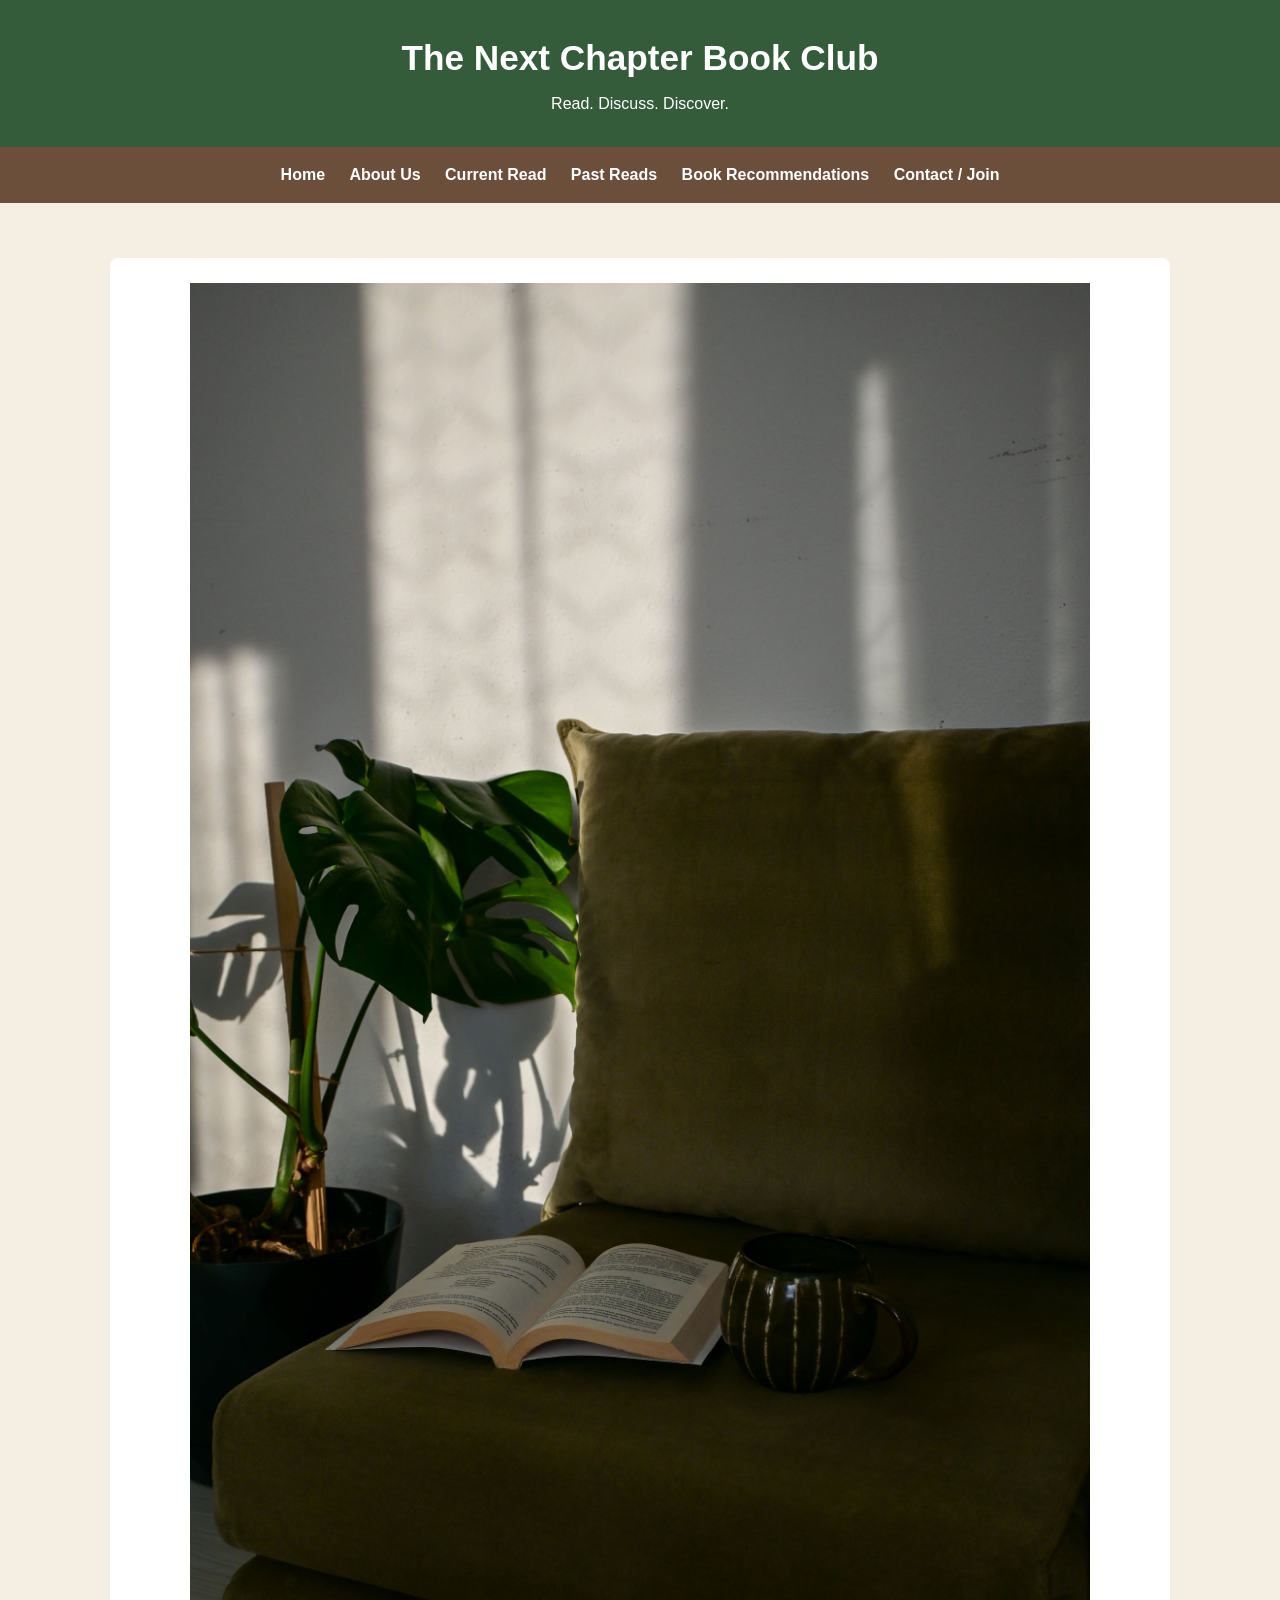
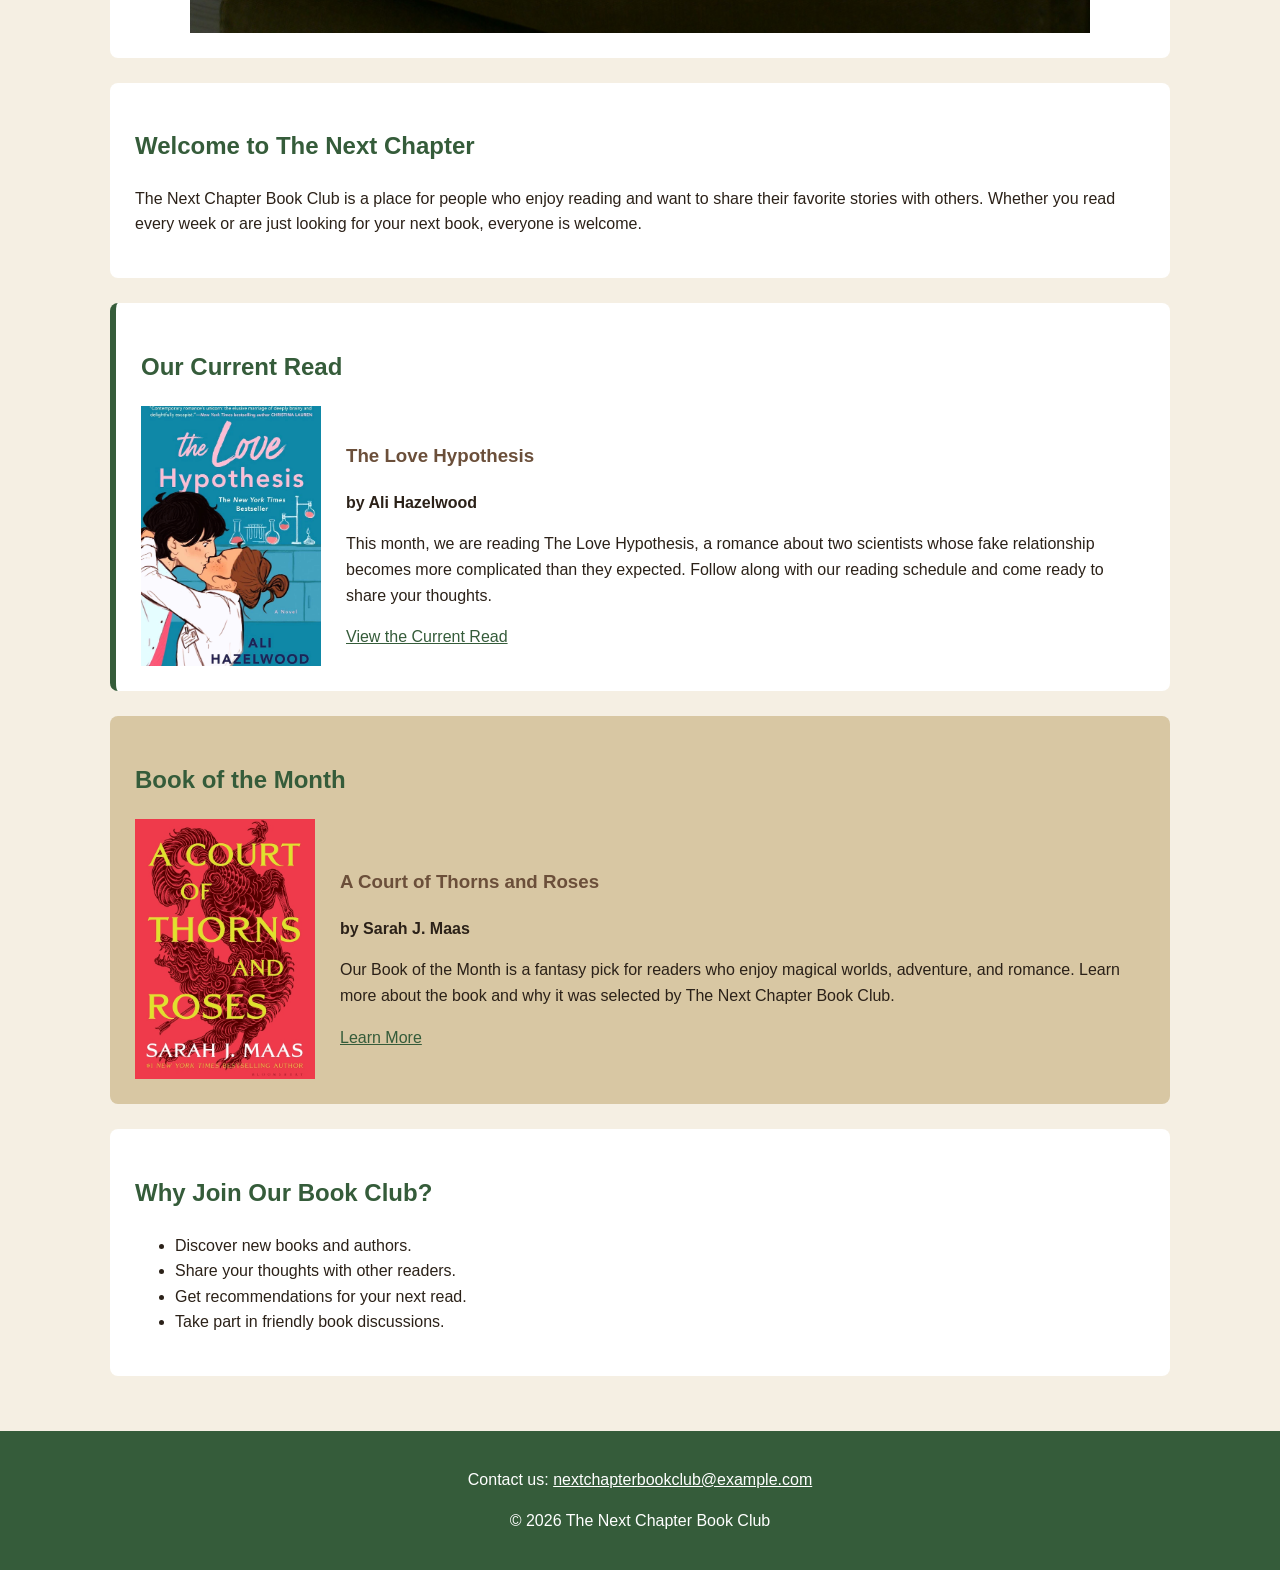
<file: index.html>
<!DOCTYPE html>
<html lang="en">
<head>
    <meta charset="UTF-8">
    <meta name="viewport" content="width=device-width, initial-scale=1.0">

<!-- Google Analytics -->
<script async src="https://www.googletagmanager.com/gtag/js?id=G-Q3VZECJLP8"></script>
<script>
    window.dataLayer = window.dataLayer || [];
    function gtag(){dataLayer.push(arguments);}
    gtag('js', new Date());

    gtag('config', 'G-Q3VZECJLP8');
</script>

    <meta name="description" content="The Next Chapter Book Club is a welcoming place for readers to discover books and share their love of reading.">
    <title>The Next Chapter Book Club</title>
    <link rel="stylesheet" href="style.css">
</head>

<body>

    <header>
        <h1>The Next Chapter Book Club</h1>
        <p>Read. Discuss. Discover.</p>
    </header>

    <nav>
        <a href="index.html">Home</a>
        <a href="about.html">About Us</a>
        <a href="current-read.html">Current Read</a>
        <a href="past-reads.html">Past Reads</a>
        <a href="recommendations.html">Book Recommendations</a>
        <a href="contact.html">Contact / Join</a>
    </nav>

    <main>

        <section class="hero">
            <img src="Images/reading.jpg" alt="Cozy reading area with an open book, coffee mug, and plant">
        </section>

        <section class="welcome">
            <h2>Welcome to The Next Chapter</h2>
            <p>
                The Next Chapter Book Club is a place for people who enjoy reading
                and want to share their favorite stories with others. Whether you
                read every week or are just looking for your next book, everyone
                is welcome.
            </p>
        </section>

        <section class="current-preview">
    <h2>Our Current Read</h2>

    <div class="book-section">
        <img src="Images/lovehypothesis.jpg" alt="Cover of The Love Hypothesis">

        <div>
            <h3>The Love Hypothesis</h3>
            <p><strong>by Ali Hazelwood</strong></p>
            <p>
                This month, we are reading The Love Hypothesis,
                a romance about two scientists whose fake relationship
                becomes more complicated than they expected. Follow
                along with our reading schedule and come ready to
                share your thoughts.
            </p>
            <a href="current-read.html">View the Current Read</a>
        </div>
    </div>
</section>

        <section class="book-month">
    <h2>Book of the Month</h2>

    <div class="book-section">
        <img src="Images/acotar.jpg" alt="Cover of A Court of Thorns and Roses">

        <div>
            <h3>A Court of Thorns and Roses</h3>
            <p><strong>by Sarah J. Maas</strong></p>
            <p>
                Our Book of the Month is a fantasy pick for readers
                who enjoy magical worlds, adventure, and romance.
                Learn more about the book and why it was selected
                by The Next Chapter Book Club.
            </p>
            <a href="past-reads.html">Learn More</a>
        </div>
    </div>
</section>

        <section class="why-join">
            <h2>Why Join Our Book Club?</h2>

            <ul>
                <li>Discover new books and authors.</li>
                <li>Share your thoughts with other readers.</li>
                <li>Get recommendations for your next read.</li>
                <li>Take part in friendly book discussions.</li>
            </ul>
        </section>

    </main>

    <footer>
        <p>
            Contact us:
            <a href="mailto:nextchapterbookclub@example.com">
                nextchapterbookclub@example.com
            </a>
        </p>

        <p>&copy; 2026 The Next Chapter Book Club</p>
    </footer>

</body>
</html>
</file>
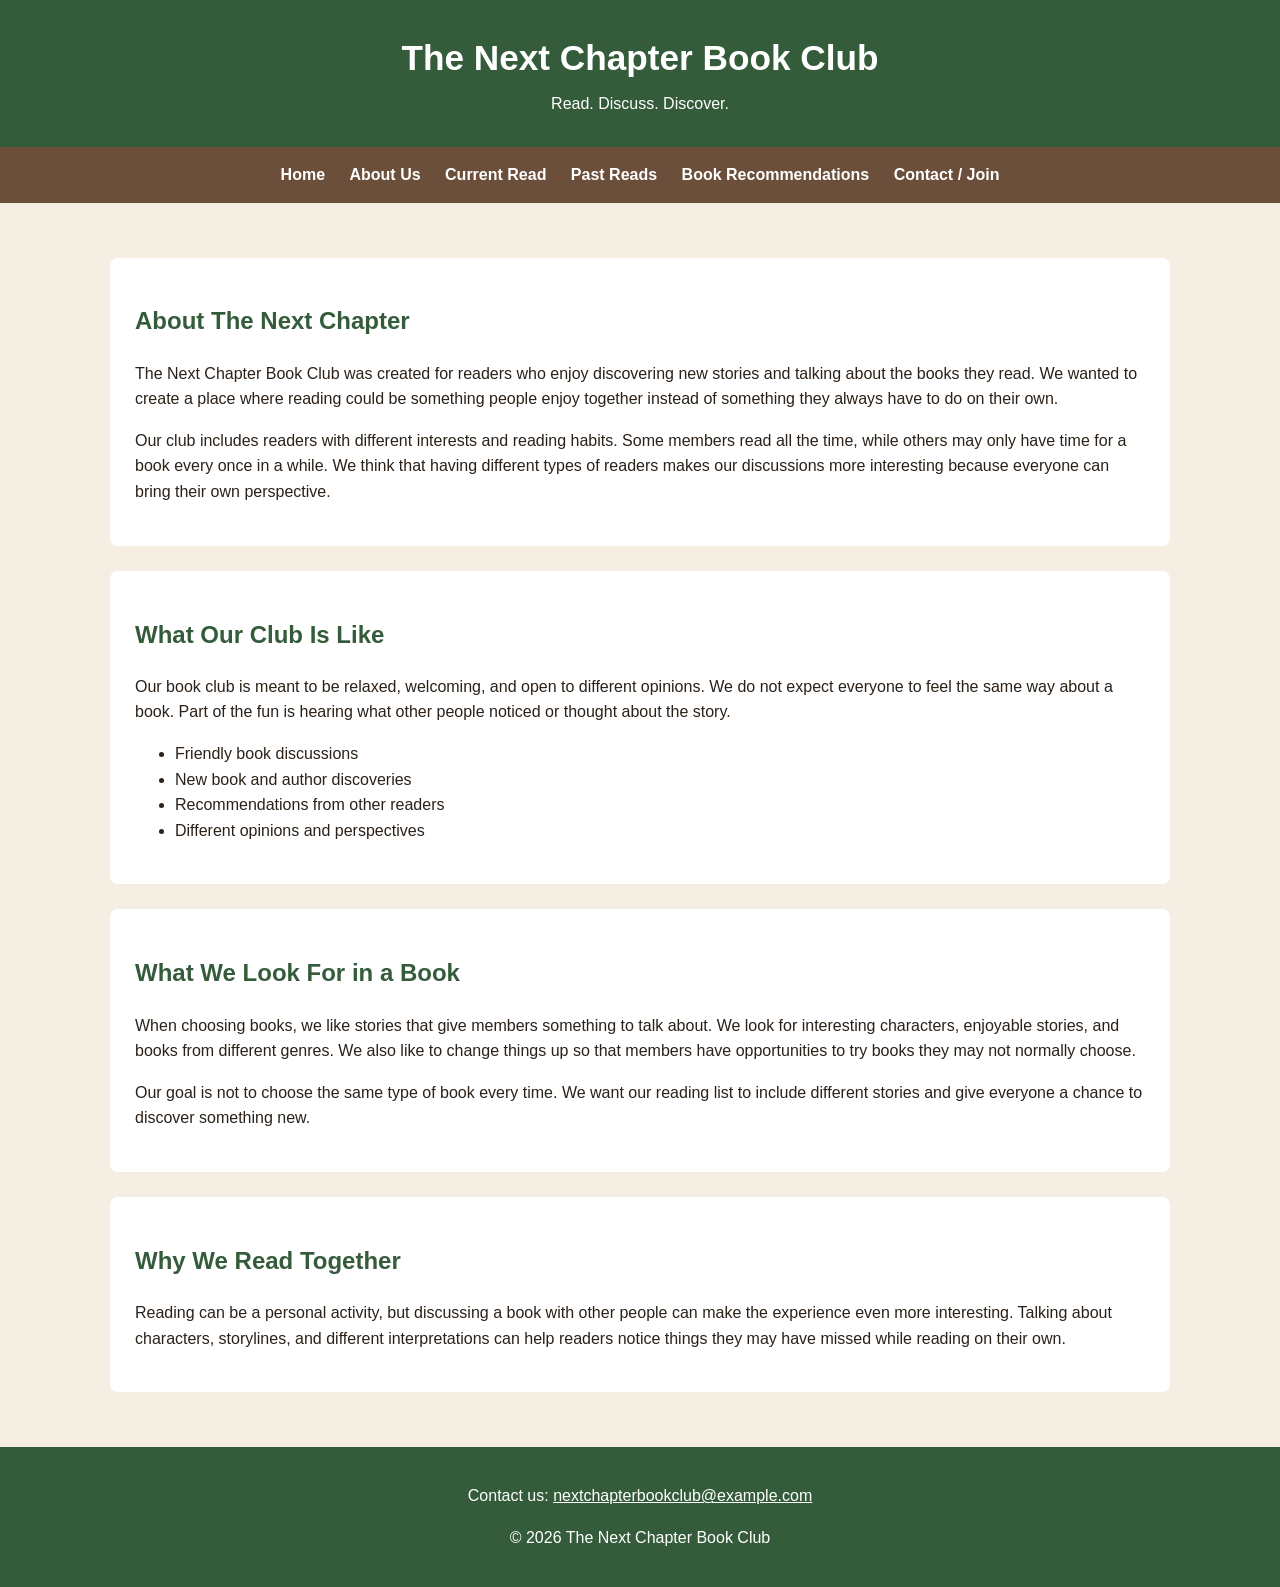
<file: about.html>
<!DOCTYPE html>
<html lang="en">
<head>
    <meta charset="UTF-8">
    <meta name="viewport" content="width=device-width, initial-scale=1.0">

<!-- Google Analytics -->
<script async src="https://www.googletagmanager.com/gtag/js?id=G-Q3VZECJLP8"></script>
<script>
    window.dataLayer = window.dataLayer || [];
    function gtag(){dataLayer.push(arguments);}
    gtag('js', new Date());

    gtag('config', 'G-Q3VZECJLP8');
</script>

    <meta name="description" content="Learn more about The Next Chapter Book Club, our reading community, and what we enjoy about reading together.">
    <title>About Us | The Next Chapter Book Club</title>
    <link rel="stylesheet" href="style.css">
</head>

<body>

    <header>
        <h1>The Next Chapter Book Club</h1>
        <p>Read. Discuss. Discover.</p>
    </header>

    <nav>
        <a href="index.html">Home</a>
        <a href="about.html">About Us</a>
        <a href="current-read.html">Current Read</a>
        <a href="past-reads.html">Past Reads</a>
        <a href="recommendations.html">Book Recommendations</a>
        <a href="contact.html">Contact / Join</a>
    </nav>

    <main>

        <section>
            <h2>About The Next Chapter</h2>

            <p>
                The Next Chapter Book Club was created for readers who enjoy
                discovering new stories and talking about the books they read.
                We wanted to create a place where reading could be something
                people enjoy together instead of something they always have
                to do on their own.
            </p>

            <p>
                Our club includes readers with different interests and reading
                habits. Some members read all the time, while others may only
                have time for a book every once in a while. We think that
                having different types of readers makes our discussions more
                interesting because everyone can bring their own perspective.
            </p>
        </section>

        <section>
            <h2>What Our Club Is Like</h2>

            <p>
                Our book club is meant to be relaxed, welcoming, and open to
                different opinions. We do not expect everyone to feel the same
                way about a book. Part of the fun is hearing what other people
                noticed or thought about the story.
            </p>

            <ul>
                <li>Friendly book discussions</li>
                <li>New book and author discoveries</li>
                <li>Recommendations from other readers</li>
                <li>Different opinions and perspectives</li>
            </ul>
        </section>

        <section>
            <h2>What We Look For in a Book</h2>

            <p>
                When choosing books, we like stories that give members
                something to talk about. We look for interesting characters,
                enjoyable stories, and books from different genres. We also
                like to change things up so that members have opportunities
                to try books they may not normally choose.
            </p>

            <p>
                Our goal is not to choose the same type of book every time.
                We want our reading list to include different stories and
                give everyone a chance to discover something new.
            </p>
        </section>

        <section>
            <h2>Why We Read Together</h2>

            <p>
                Reading can be a personal activity, but discussing a book with
                other people can make the experience even more interesting.
                Talking about characters, storylines, and different
                interpretations can help readers notice things they may have
                missed while reading on their own.
            </p>
        </section>

    </main>

    <footer>
        <p>
            Contact us:
            <a href="mailto:nextchapterbookclub@example.com">
                nextchapterbookclub@example.com
            </a>
        </p>

        <p>&copy; 2026 The Next Chapter Book Club</p>
    </footer>

</body>
</html>
</file>
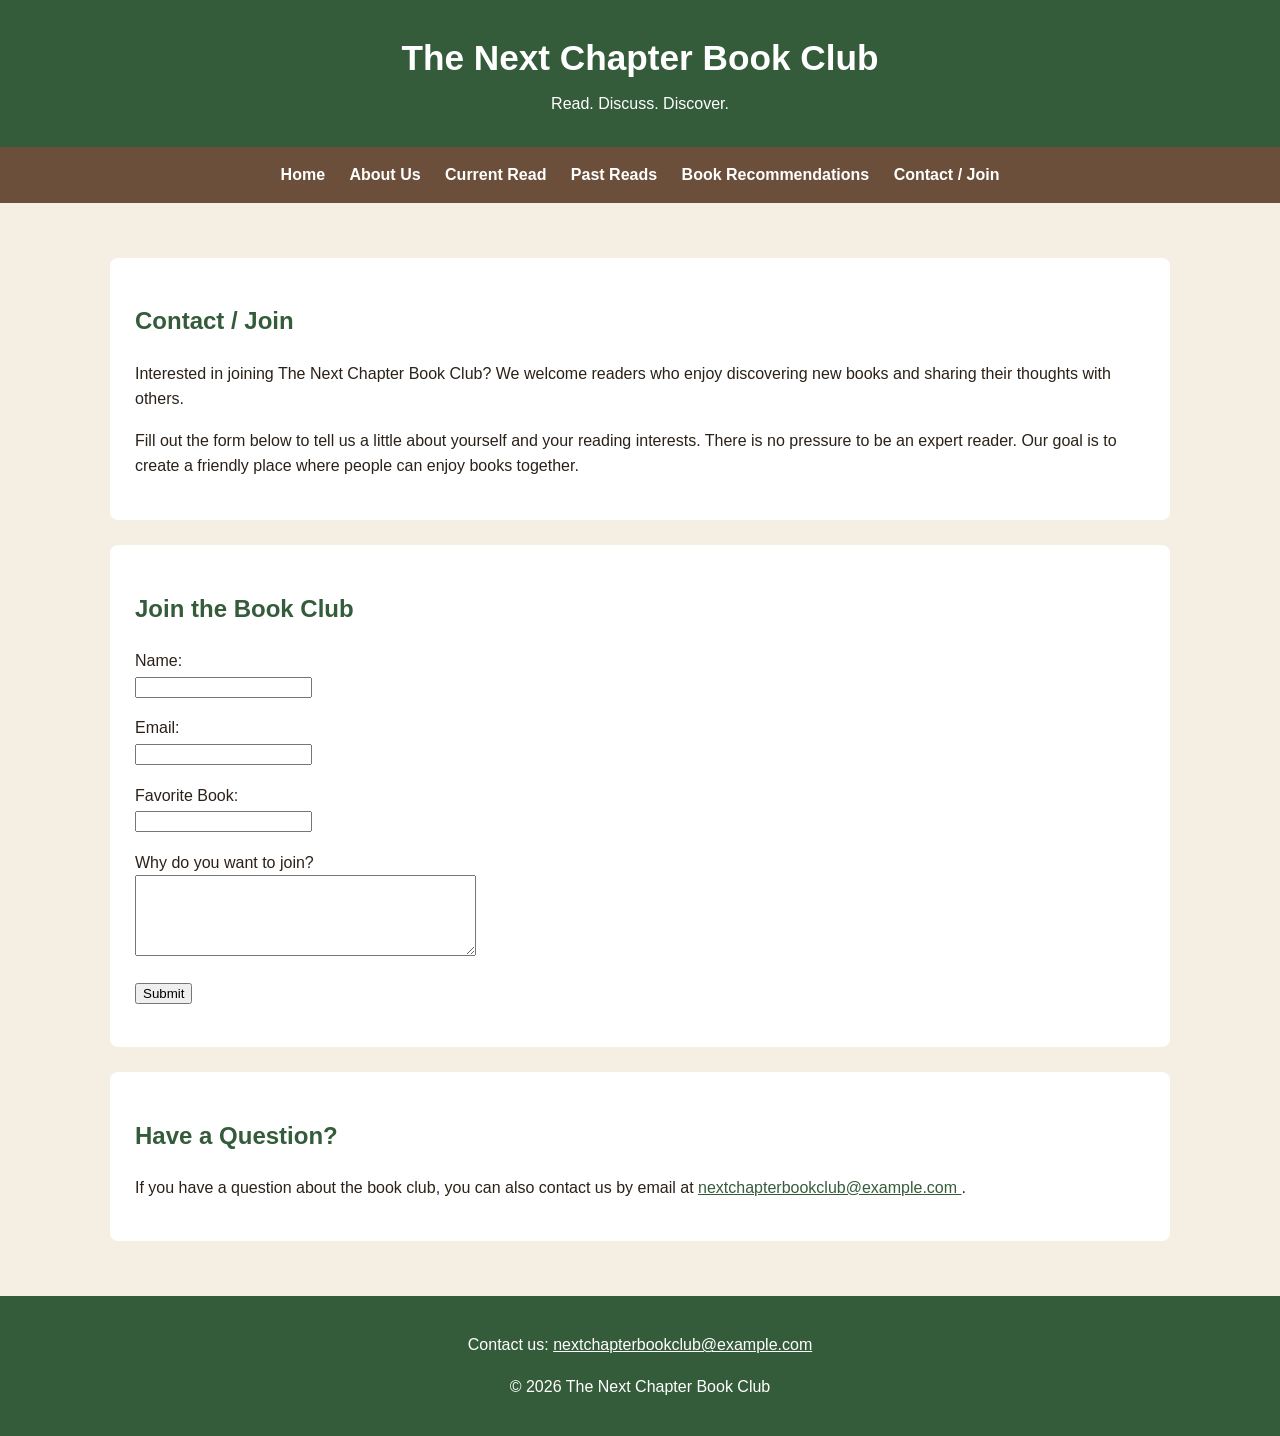
<file: contact.html>
<!DOCTYPE html>
<html lang="en">
<head>
    <meta charset="UTF-8">
    <meta name="viewport" content="width=device-width, initial-scale=1.0">

<!-- Google Analytics -->
<script async src="https://www.googletagmanager.com/gtag/js?id=G-Q3VZECJLP8"></script>
<script>
    window.dataLayer = window.dataLayer || [];
    function gtag(){dataLayer.push(arguments);}
    gtag('js', new Date());

    gtag('config', 'G-Q3VZECJLP8');
</script>

    <meta name="description" content="Contact The Next Chapter Book Club and learn how to join our reading community.">
    <title>Contact / Join | The Next Chapter Book Club</title>
    <link rel="stylesheet" href="style.css">
</head>

<body>

    <header>
        <h1>The Next Chapter Book Club</h1>
        <p>Read. Discuss. Discover.</p>
    </header>

    <nav>
        <a href="index.html">Home</a>
        <a href="about.html">About Us</a>
        <a href="current-read.html">Current Read</a>
        <a href="past-reads.html">Past Reads</a>
        <a href="recommendations.html">Book Recommendations</a>
        <a href="contact.html">Contact / Join</a>
    </nav>

    <main>

        <section>
            <h2>Contact / Join</h2>

            <p>
                Interested in joining The Next Chapter Book Club? We welcome
                readers who enjoy discovering new books and sharing their
                thoughts with others.
            </p>

            <p>
                Fill out the form below to tell us a little about yourself
                and your reading interests. There is no pressure to be an
                expert reader. Our goal is to create a friendly place where
                people can enjoy books together.
            </p>
        </section>

        <section>
            <h2>Join the Book Club</h2>

            <form action="#">

                <p>
                    <label for="name">Name:</label><br>
                    <input type="text" id="name" name="name" required>
                </p>

                <p>
                    <label for="email">Email:</label><br>
                    <input type="email" id="email" name="email" required>
                </p>

                <p>
                    <label for="favorite-book">Favorite Book:</label><br>
                    <input type="text" id="favorite-book" name="favorite-book">
                </p>

                <p>
                    <label for="reason">Why do you want to join?</label><br>
                    <textarea id="reason" name="reason" rows="5" cols="40"></textarea>
                </p>

                <p>
                    <input type="submit" value="Submit">
                </p>

            </form>
        </section>

        <section>
            <h2>Have a Question?</h2>

            <p>
                If you have a question about the book club, you can also
                contact us by email at
                <a href="mailto:nextchapterbookclub@example.com">
                    nextchapterbookclub@example.com
                </a>.
            </p>
        </section>

    </main>

    <footer>
        <p>
            Contact us:
            <a href="mailto:nextchapterbookclub@example.com">
                nextchapterbookclub@example.com
            </a>
        </p>

        <p>&copy; 2026 The Next Chapter Book Club</p>
    </footer>

</body>
</html>
</file>
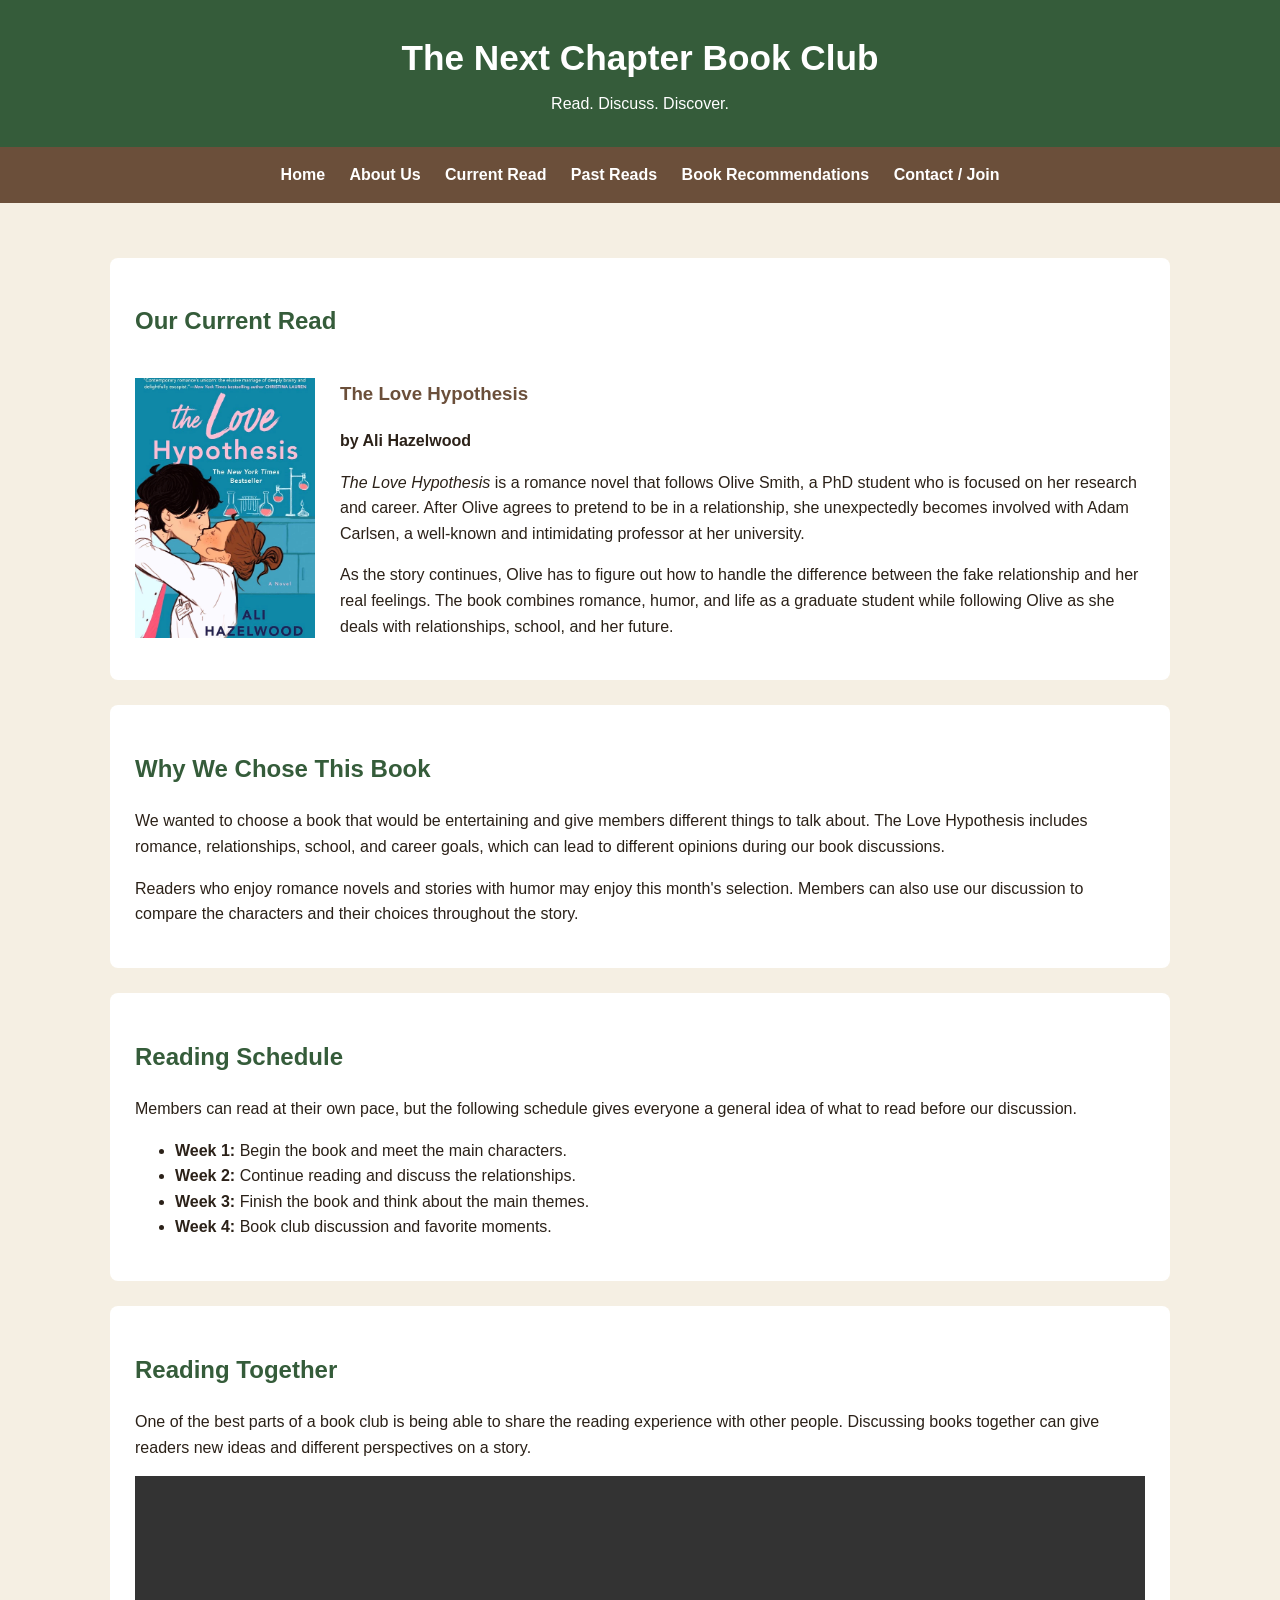
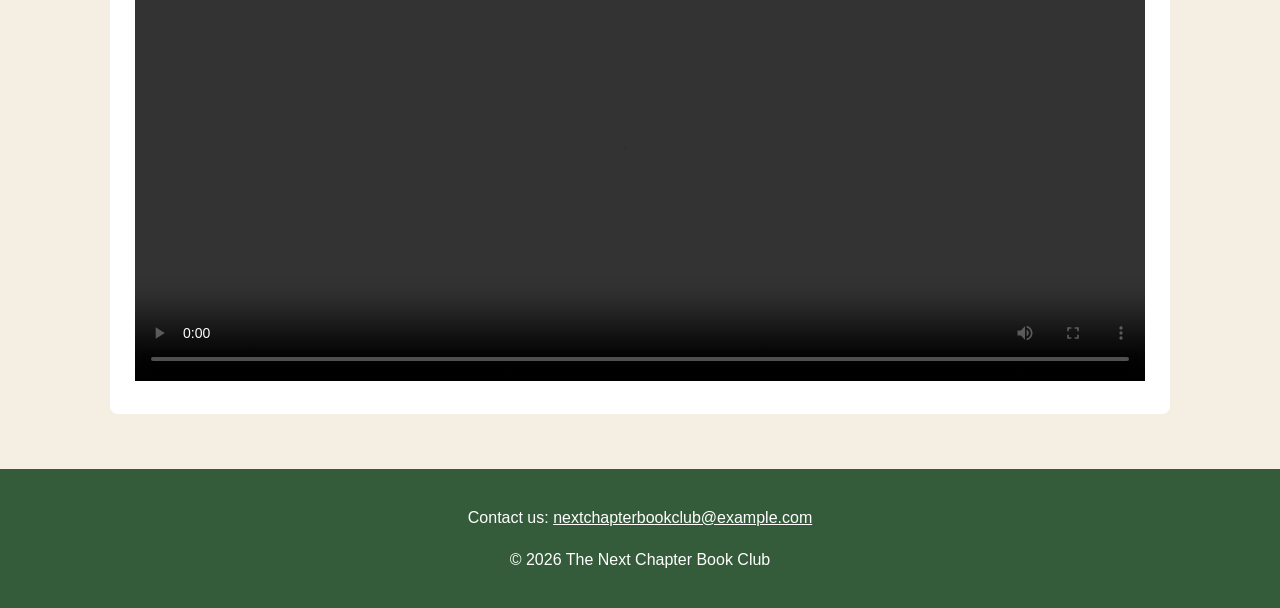
<file: current-read.html>
<!DOCTYPE html>
<html lang="en">
<head>
    <meta charset="UTF-8">
    <meta name="viewport" content="width=device-width, initial-scale=1.0">

<!-- Google Analytics -->
<script async src="https://www.googletagmanager.com/gtag/js?id=G-Q3VZECJLP8"></script>
<script>
    window.dataLayer = window.dataLayer || [];
    function gtag(){dataLayer.push(arguments);}
    gtag('js', new Date());

    gtag('config', 'G-Q3VZECJLP8');
</script>

    <meta name="description" content="Learn about the current book being read by The Next Chapter Book Club.">
    <title>Current Read | The Next Chapter Book Club</title>
    <link rel="stylesheet" href="style.css">
</head>

<body>

    <header>
        <h1>The Next Chapter Book Club</h1>
        <p>Read. Discuss. Discover.</p>
    </header>

    <nav>
        <a href="index.html">Home</a>
        <a href="about.html">About Us</a>
        <a href="current-read.html">Current Read</a>
        <a href="past-reads.html">Past Reads</a>
        <a href="recommendations.html">Book Recommendations</a>
        <a href="contact.html">Contact / Join</a>
    </nav>

    <main>

        <section>
            <h2>Our Current Read</h2>

            <div class="book-section">
                <img src="Images/lovehypothesis.jpg"
                     alt="Cover of The Love Hypothesis">

                <div>
                    <h3>The Love Hypothesis</h3>

                    <p><strong>by Ali Hazelwood</strong></p>

                    <p>
                        <em>The Love Hypothesis</em> is a romance novel that
                        follows Olive Smith, a PhD student who is focused on
                        her research and career. After Olive agrees to pretend
                        to be in a relationship, she unexpectedly becomes
                        involved with Adam Carlsen, a well-known and
                        intimidating professor at her university.
                    </p>

                    <p>
                        As the story continues, Olive has to figure out how to
                        handle the difference between the fake relationship
                        and her real feelings. The book combines romance,
                        humor, and life as a graduate student while following
                        Olive as she deals with relationships, school, and
                        her future.
                    </p>
                </div>
            </div>
        </section>

        <section>
            <h2>Why We Chose This Book</h2>

            <p>
                We wanted to choose a book that would be entertaining and
                give members different things to talk about. The Love
                Hypothesis includes romance, relationships, school, and
                career goals, which can lead to different opinions during
                our book discussions.
            </p>

            <p>
                Readers who enjoy romance novels and stories with humor may
                enjoy this month's selection. Members can also use our
                discussion to compare the characters and their choices
                throughout the story.
            </p>
        </section>

        <section>
            <h2>Reading Schedule</h2>

            <p>
                Members can read at their own pace, but the following schedule
                gives everyone a general idea of what to read before our
                discussion.
            </p>

            <ul>
                <li>
                    <strong>Week 1:</strong> Begin the book and meet the main
                    characters.
                </li>

                <li>
                    <strong>Week 2:</strong> Continue reading and discuss the
                    relationships.
                </li>

                <li>
                    <strong>Week 3:</strong> Finish the book and think about
                    the main themes.
                </li>

                <li>
                    <strong>Week 4:</strong> Book club discussion and favorite
                    moments.
                </li>
            </ul>
        </section>

        <section>
            <h2>Reading Together</h2>

            <p>
                One of the best parts of a book club is being able to share
                the reading experience with other people. Discussing books
                together can give readers new ideas and different perspectives
                on a story.
            </p>

            <video controls width="100%">
                <source src="Videos/book-club.mp4" type="video/mp4">
                Your browser does not support the video tag.
            </video>

        </section>

    </main>

    <footer>
        <p>
            Contact us:
            <a href="mailto:nextchapterbookclub@example.com">
                nextchapterbookclub@example.com
            </a>
        </p>

        <p>&copy; 2026 The Next Chapter Book Club</p>
    </footer>

</body>
</html>
</file>
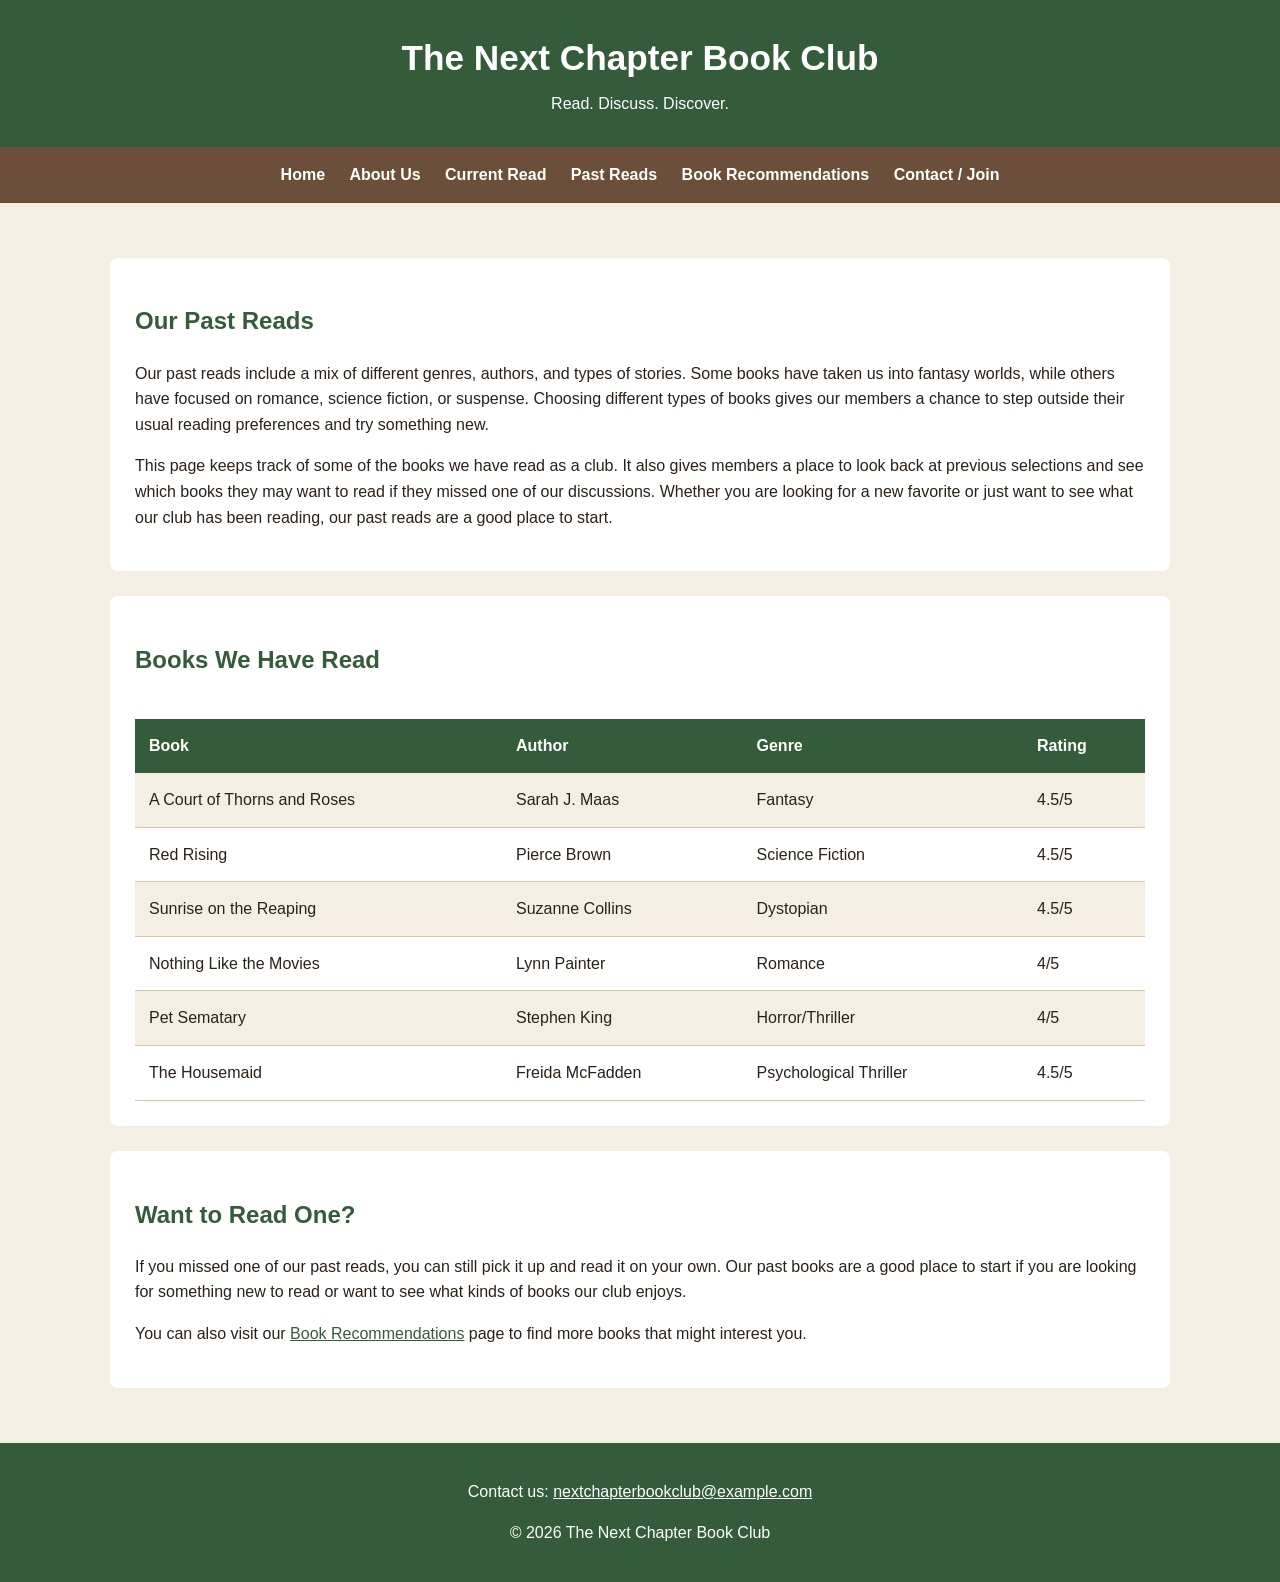
<file: past-reads.html>
<!DOCTYPE html>
<html lang="en">
<head>
    <meta charset="UTF-8">
    <meta name="viewport" content="width=device-width, initial-scale=1.0">

<!-- Google Analytics -->
<script async src="https://www.googletagmanager.com/gtag/js?id=G-Q3VZECJLP8"></script>
<script>
    window.dataLayer = window.dataLayer || [];
    function gtag(){dataLayer.push(arguments);}
    gtag('js', new Date());

    gtag('config', 'G-Q3VZECJLP8');
</script>

    <meta name="description" content="Explore books previously read by The Next Chapter Book Club, including fantasy, science fiction, romance, horror, and thriller books.">
    <title>Past Reads | The Next Chapter Book Club</title>
    <link rel="stylesheet" href="style.css">
</head>

<body>

    <header>
        <h1>The Next Chapter Book Club</h1>
        <p>Read. Discuss. Discover.</p>
    </header>

    <nav>
        <a href="index.html">Home</a>
        <a href="about.html">About Us</a>
        <a href="current-read.html">Current Read</a>
        <a href="past-reads.html">Past Reads</a>
        <a href="recommendations.html">Book Recommendations</a>
        <a href="contact.html">Contact / Join</a>
    </nav>

    <main>

        <section>
            <h2>Our Past Reads</h2>

            <p>
    Our past reads include a mix of different genres, authors, and types of
    stories. Some books have taken us into fantasy worlds, while others have
    focused on romance, science fiction, or suspense. Choosing different
    types of books gives our members a chance to step outside their usual
    reading preferences and try something new.
</p>

<p>
    This page keeps track of some of the books we have read as a club. It
    also gives members a place to look back at previous selections and see
    which books they may want to read if they missed one of our discussions.
    Whether you are looking for a new favorite or just want to see what our
    club has been reading, our past reads are a good place to start.
</p>
        </section>

        <section>
    <h2>Books We Have Read</h2>

    <div class="table-container">
        <table>
            <tr>
                <th>Book</th>
                <th>Author</th>
                <th>Genre</th>
                <th>Rating</th>
            </tr>

            <tr>
                <td>A Court of Thorns and Roses</td>
                <td>Sarah J. Maas</td>
                <td>Fantasy</td>
                <td>4.5/5</td>
            </tr>

            <tr>
                <td>Red Rising</td>
                <td>Pierce Brown</td>
                <td>Science Fiction</td>
                <td>4.5/5</td>
            </tr>

            <tr>
                <td>Sunrise on the Reaping</td>
                <td>Suzanne Collins</td>
                <td>Dystopian</td>
                <td>4.5/5</td>
            </tr>

            <tr>
                <td>Nothing Like the Movies</td>
                <td>Lynn Painter</td>
                <td>Romance</td>
                <td>4/5</td>
            </tr>

            <tr>
                <td>Pet Sematary</td>
                <td>Stephen King</td>
                <td>Horror/Thriller</td>
                <td>4/5</td>
            </tr>

            <tr>
                <td>The Housemaid</td>
                <td>Freida McFadden</td>
                <td>Psychological Thriller</td>
                <td>4.5/5</td>
            </tr>
        </table>
    </div>
</section>

        <section>
            <h2>Want to Read One?</h2>

            <p>
                If you missed one of our past reads, you can still pick it up
                and read it on your own. Our past books are a good place to
                start if you are looking for something new to read or want to
                see what kinds of books our club enjoys.
            </p>

            <p>
                You can also visit our
                <a href="recommendations.html">Book Recommendations</a>
                page to find more books that might interest you.
            </p>
        </section>

    </main>

    <footer>
        <p>
            Contact us:
            <a href="mailto:nextchapterbookclub@example.com">
                nextchapterbookclub@example.com
            </a>
        </p>

        <p>&copy; 2026 The Next Chapter Book Club</p>
    </footer>

</body>
</html>
</file>
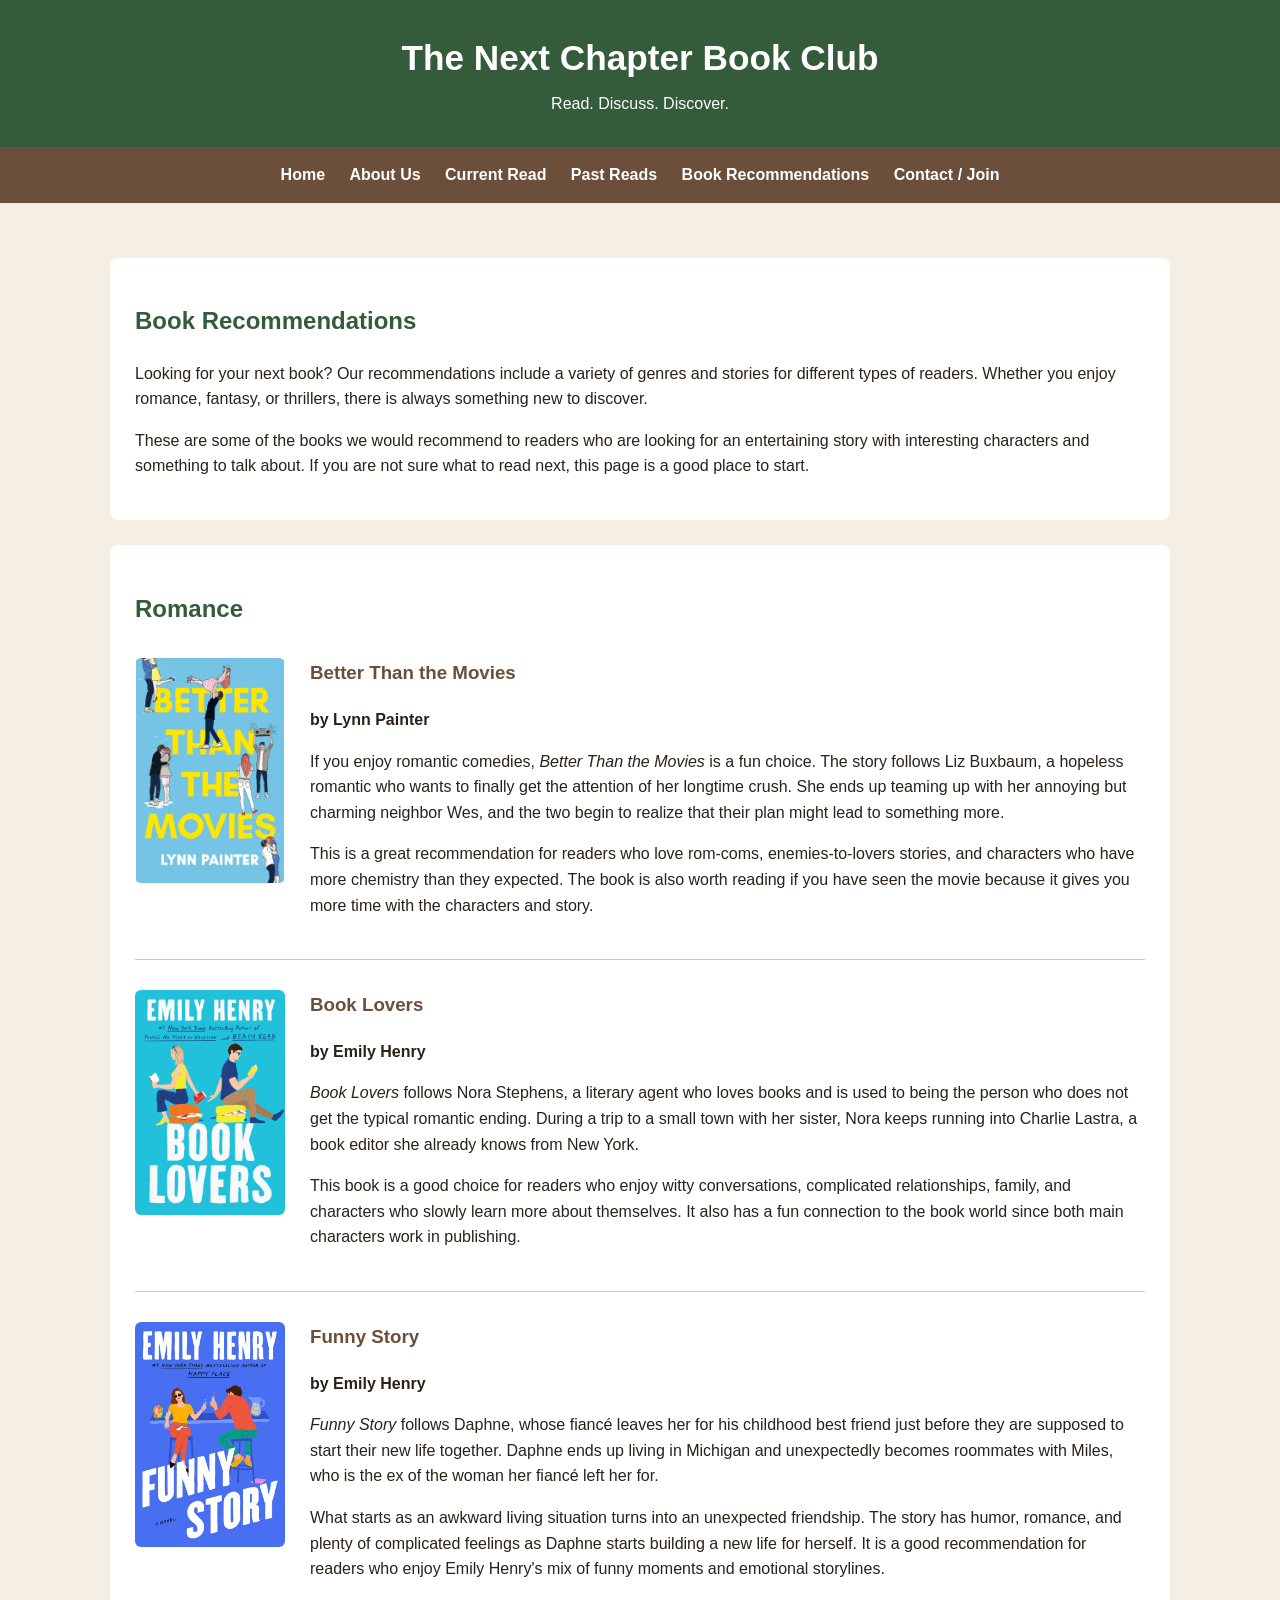
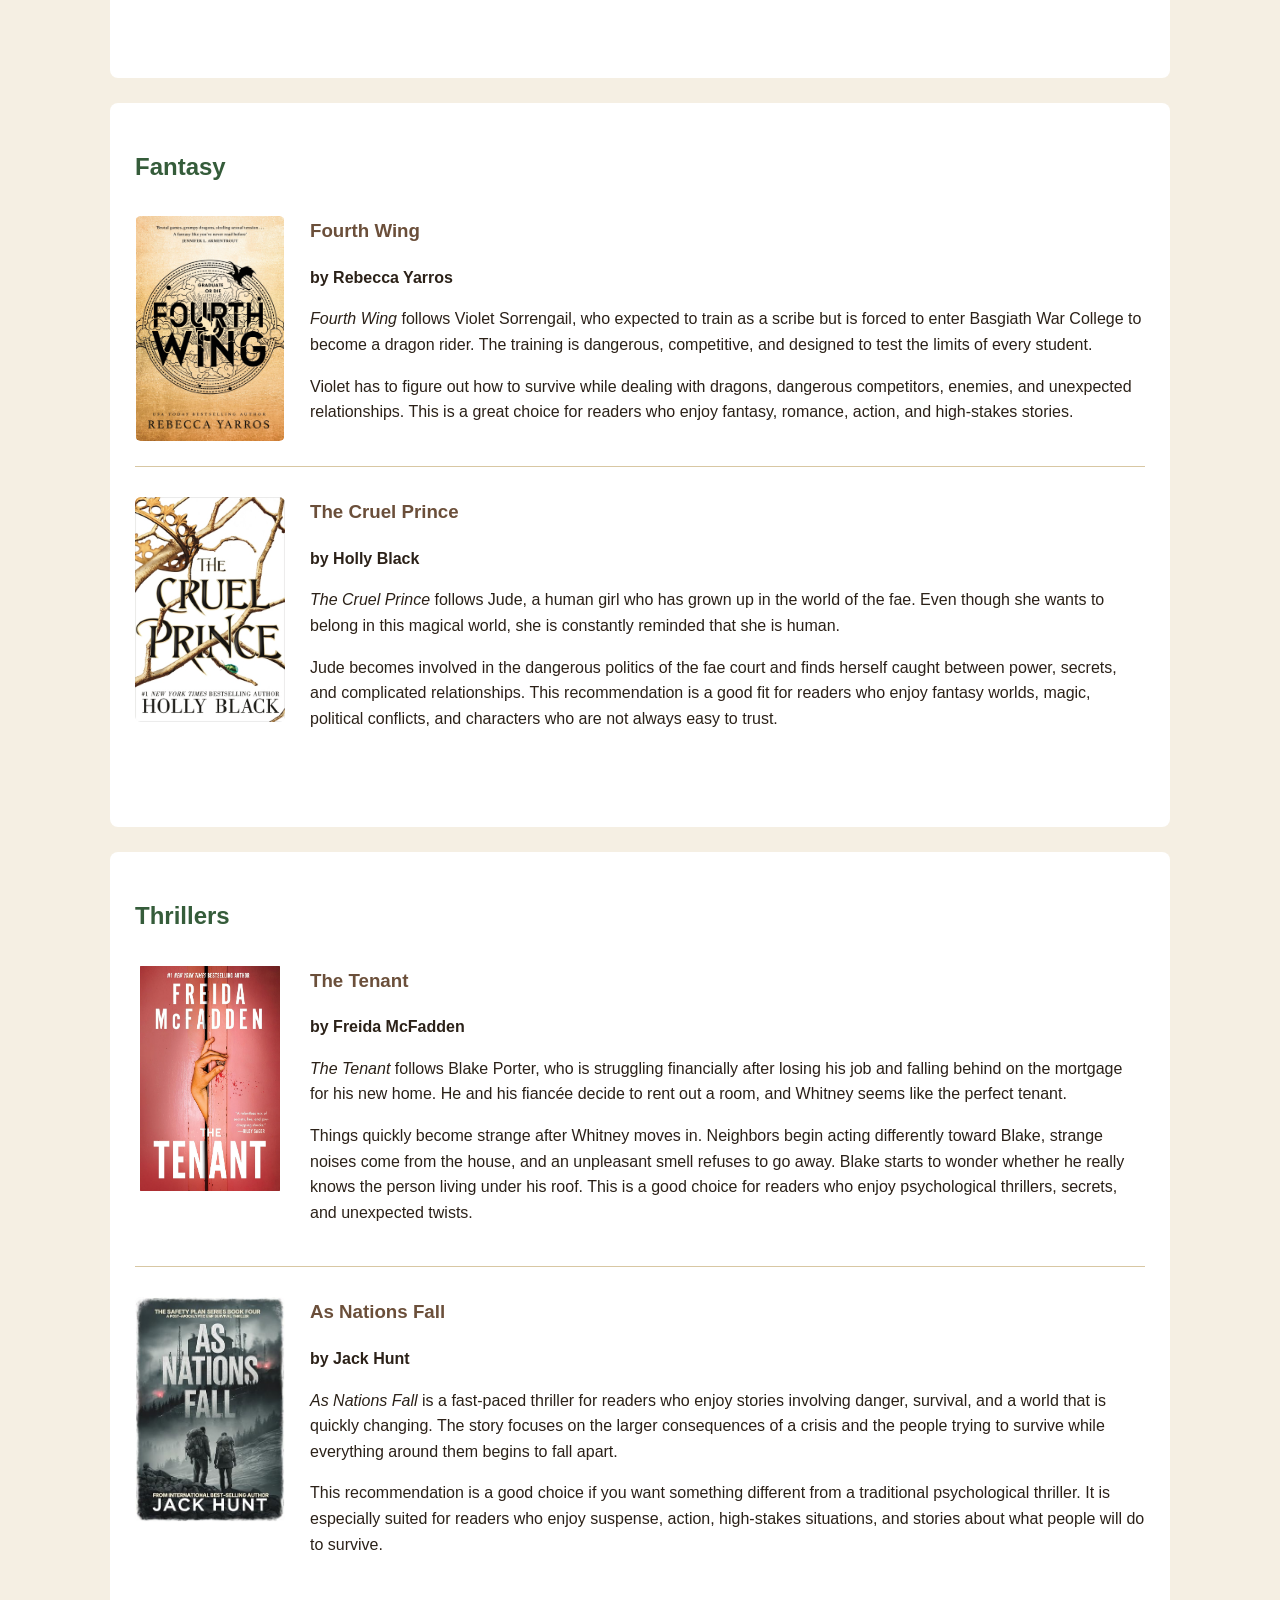
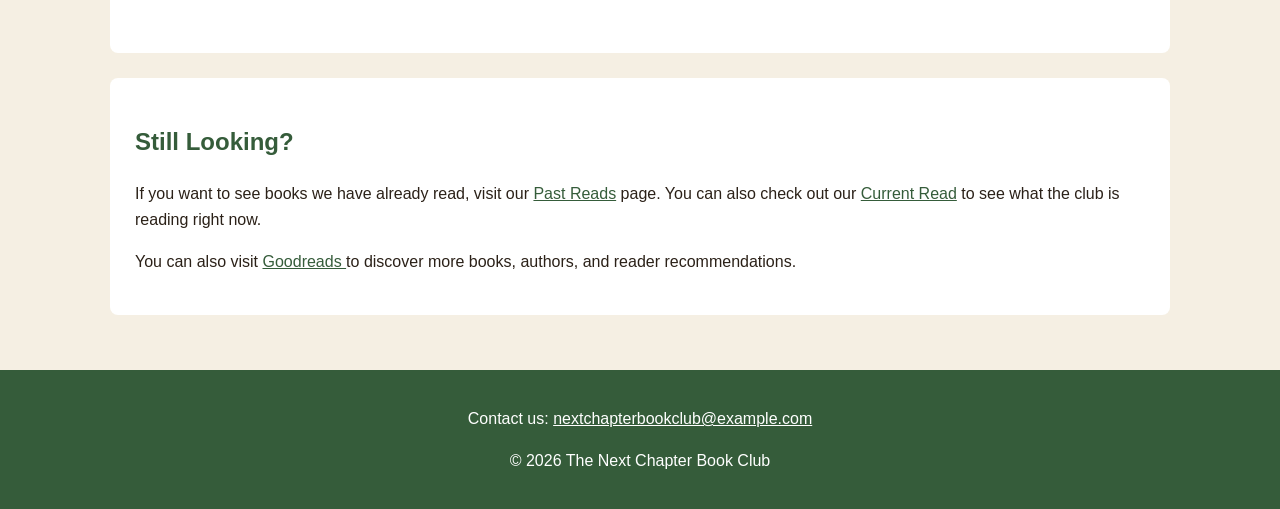
<file: recommendations.html>
<!DOCTYPE html>
<html lang="en">

<head>
    <meta charset="UTF-8">
    <meta name="viewport" content="width=device-width, initial-scale=1.0">

<!-- Google Analytics -->
<script async src="https://www.googletagmanager.com/gtag/js?id=G-Q3VZECJLP8"></script>
<script>
    window.dataLayer = window.dataLayer || [];
    function gtag(){dataLayer.push(arguments);}
    gtag('js', new Date());

    gtag('config', 'G-Q3VZECJLP8');
</script>

    <meta name="description" content="Find book recommendations from The Next Chapter Book Club, including romance, fantasy, and thriller books.">
    <title>Book Recommendations | The Next Chapter Book Club</title>
    <link rel="stylesheet" href="style.css">
</head>

<body>

    <header>
        <h1>The Next Chapter Book Club</h1>
        <p>Read. Discuss. Discover.</p>
    </header>

    <nav>
        <a href="index.html">Home</a>
        <a href="about.html">About Us</a>
        <a href="current-read.html">Current Read</a>
        <a href="past-reads.html">Past Reads</a>
        <a href="recommendations.html">Book Recommendations</a>
        <a href="contact.html">Contact / Join</a>
    </nav>

    <main>

        <section>
            <h2>Book Recommendations</h2>

            <p>
                Looking for your next book? Our recommendations include a
                variety of genres and stories for different types of readers.
                Whether you enjoy romance, fantasy, or thrillers, there is
                always something new to discover.
            </p>

            <p>
                These are some of the books we would recommend to readers who
                are looking for an entertaining story with interesting
                characters and something to talk about. If you are not sure
                what to read next, this page is a good place to start.
            </p>
        </section>

        <section>
            <h2>Romance</h2>

            <div class="recommendation">

                <img class="book-cover"
                    src="Images/betterthanmovies.jpg"
                    alt="Cover of Better Than the Movies">

                <div class="recommendation-content">
                    <h3>Better Than the Movies</h3>
                    <p><strong>by Lynn Painter</strong></p>

                    <p>
                        If you enjoy romantic comedies, <em>Better Than the
                        Movies</em> is a fun choice. The story follows Liz
                        Buxbaum, a hopeless romantic who wants to finally get
                        the attention of her longtime crush. She ends up
                        teaming up with her annoying but charming neighbor Wes,
                        and the two begin to realize that their plan might lead
                        to something more.
                    </p>

                    <p>
                        This is a great recommendation for readers who love
                        rom-coms, enemies-to-lovers stories, and characters
                        who have more chemistry than they expected. The book
                        is also worth reading if you have seen the movie
                        because it gives you more time with the characters
                        and story.
                    </p>
                </div>
            </div>

            <div class="recommendation">

                <img class="book-cover"
                    src="Images/booklovers.jpg"
                    alt="Cover of Book Lovers">

                <div class="recommendation-content">
                    <h3>Book Lovers</h3>
                    <p><strong>by Emily Henry</strong></p>

                    <p>
                        <em>Book Lovers</em> follows Nora Stephens, a
                        literary agent who loves books and is used to being
                        the person who does not get the typical romantic
                        ending. During a trip to a small town with her
                        sister, Nora keeps running into Charlie Lastra, a
                        book editor she already knows from New York.
                    </p>

                    <p>
                        This book is a good choice for readers who enjoy witty
                        conversations, complicated relationships, family,
                        and characters who slowly learn more about themselves.
                        It also has a fun connection to the book world since
                        both main characters work in publishing.
                    </p>
                </div>
            </div>

            <div class="recommendation">

                <img class="book-cover"
                    src="Images/funnystory.jpg"
                    alt="Cover of Funny Story">

                <div class="recommendation-content">
                    <h3>Funny Story</h3>
                    <p><strong>by Emily Henry</strong></p>

                    <p>
                        <em>Funny Story</em> follows Daphne, whose fiancé
                        leaves her for his childhood best friend just before
                        they are supposed to start their new life together.
                        Daphne ends up living in Michigan and unexpectedly
                        becomes roommates with Miles, who is the ex of the
                        woman her fiancé left her for.
                    </p>

                    <p>
                        What starts as an awkward living situation turns into
                        an unexpected friendship. The story has humor, romance,
                        and plenty of complicated feelings as Daphne starts
                        building a new life for herself. It is a good
                        recommendation for readers who enjoy Emily Henry's mix
                        of funny moments and emotional storylines.
                    </p>
                </div>
            </div>

        </section>

        <section>
            <h2>Fantasy</h2>

            <div class="recommendation">

                <img class="book-cover"
                    src="Images/fourthwing.jpg"
                    alt="Cover of Fourth Wing">

                <div class="recommendation-content">
                    <h3>Fourth Wing</h3>
                    <p><strong>by Rebecca Yarros</strong></p>

                    <p>
                        <em>Fourth Wing</em> follows Violet Sorrengail, who
                        expected to train as a scribe but is forced to enter
                        Basgiath War College to become a dragon rider. The
                        training is dangerous, competitive, and designed to
                        test the limits of every student.
                    </p>

                    <p>
                        Violet has to figure out how to survive while dealing
                        with dragons, dangerous competitors, enemies, and
                        unexpected relationships. This is a great choice for
                        readers who enjoy fantasy, romance, action, and
                        high-stakes stories.
                    </p>
                </div>
            </div>

            <div class="recommendation">

                <img class="book-cover"
                    src="Images/cruelprince.jpg"
                    alt="Cover of The Cruel Prince">

                <div class="recommendation-content">
                    <h3>The Cruel Prince</h3>
                    <p><strong>by Holly Black</strong></p>

                    <p>
                        <em>The Cruel Prince</em> follows Jude, a human girl
                        who has grown up in the world of the fae. Even though
                        she wants to belong in this magical world, she is
                        constantly reminded that she is human.
                    </p>

                    <p>
                        Jude becomes involved in the dangerous politics of the
                        fae court and finds herself caught between power,
                        secrets, and complicated relationships. This
                        recommendation is a good fit for readers who enjoy
                        fantasy worlds, magic, political conflicts, and
                        characters who are not always easy to trust.
                    </p>
                </div>
            </div>

        </section>

        <section>
            <h2>Thrillers</h2>

            <div class="recommendation">

                <img class="book-cover"
                    src="Images/tenant.jpg"
                    alt="Cover of The Tenant">

                <div class="recommendation-content">
                    <h3>The Tenant</h3>
                    <p><strong>by Freida McFadden</strong></p>

                    <p>
                        <em>The Tenant</em> follows Blake Porter, who is
                        struggling financially after losing his job and
                        falling behind on the mortgage for his new home. He
                        and his fiancée decide to rent out a room, and
                        Whitney seems like the perfect tenant.
                    </p>

                    <p>
                        Things quickly become strange after Whitney moves in.
                        Neighbors begin acting differently toward Blake,
                        strange noises come from the house, and an unpleasant
                        smell refuses to go away. Blake starts to wonder
                        whether he really knows the person living under his
                        roof. This is a good choice for readers who enjoy
                        psychological thrillers, secrets, and unexpected
                        twists.
                    </p>
                </div>
            </div>

            <div class="recommendation">

                <img class="book-cover"
                    src="Images/asnationsfall.jpg"
                    alt="Cover of As Nations Fall">

                <div class="recommendation-content">
                    <h3>As Nations Fall</h3>
                    <p><strong>by Jack Hunt</strong></p>

                    <p>
                        <em>As Nations Fall</em> is a fast-paced thriller for
                        readers who enjoy stories involving danger, survival,
                        and a world that is quickly changing. The story focuses
                        on the larger consequences of a crisis and the people
                        trying to survive while everything around them begins
                        to fall apart.
                    </p>

                    <p>
                        This recommendation is a good choice if you want
                        something different from a traditional psychological
                        thriller. It is especially suited for readers who
                        enjoy suspense, action, high-stakes situations, and
                        stories about what people will do to survive.
                    </p>
                </div>
            </div>

        </section>

        <section>
            <h2>Still Looking?</h2>

            <p>
                If you want to see books we have already read, visit our
                <a href="past-reads.html">Past Reads</a> page. You can also
                check out our
                <a href="current-read.html">Current Read</a> to see what
                the club is reading right now.
            </p>

            <p>
                You can also visit
                <a href="https://www.goodreads.com/" target="_blank">
                    Goodreads
                </a>
                to discover more books, authors, and reader recommendations.
            </p>
        </section>

    </main>

    <footer>
        <p>
            Contact us:
            <a href="mailto:nextchapterbookclub@example.com">
                nextchapterbookclub@example.com
            </a>
        </p>

        <p>
            &copy; 2026 The Next Chapter Book Club
        </p>
    </footer>

</body>

</html>
</file>
<file: style.css>
:root {
    --text: #2B2118;
    --background: #F5EFE3;
    --primary: #355C3A;
    --secondary: #D8C7A3;
    --accent: #6B4F3A;
}

* {
    box-sizing: border-box;
}

body {
    margin: 0;
    font-family: Arial, sans-serif;
    color: var(--text);
    background-color: var(--background);
    line-height: 1.6;
}

header {
    background-color: var(--primary);
    color: white;
    text-align: center;
    padding: 30px 20px;
}

header h1 {
    margin: 0;
    font-size: 2.2rem;
}

header p {
    margin: 5px 0 0;
}

nav {
    background-color: var(--accent);
    text-align: center;
    padding: 15px;
}

nav a {
    color: white;
    text-decoration: none;
    margin: 0 10px;
    font-weight: bold;
}

nav a:hover {
    text-decoration: underline;
}

main {
    max-width: 1100px;
    margin: 0 auto;
    padding: 30px 20px;
}

.hero {
    text-align: center;
}

.hero img {
    width: 100%;
    max-width: 900px;
    height: auto;
    display: block;
    margin: 0 auto;
}

section {
    background-color: white;
    margin: 25px 0;
    padding: 25px;
    border-radius: 8px;
}

h2 {
    color: var(--primary);
}

h3 {
    color: var(--accent);
}

.current-preview {
    border-left: 6px solid var(--primary);
}

.book-month {
    background-color: var(--secondary);
}

.book-section {
    display: flex;
    align-items: center;
    gap: 25px;
}

.book-section img {
    width: 180px;
    height: 260px;
    object-fit: cover;
}

.book-section div {
    flex: 1;
}

a {
    color: var(--primary);
}

footer {
    background-color: var(--primary);
    color: white;
    text-align: center;
    padding: 20px;
}

footer a {
    color: white;
}

.table-container {
    overflow-x: auto;
}

table {
    width: 100%;
    border-collapse: collapse;
    margin-top: 20px;
}

th {
    background-color: var(--primary);
    color: white;
    padding: 14px;
    text-align: left;
}

td {
    padding: 14px;
    border-bottom: 1px solid var(--secondary);
}

tr:nth-child(even) {
    background-color: var(--background);
}

tr:hover {
    background-color: var(--secondary);
}

.recommendation {
    display: flex;
    align-items: flex-start;
    gap: 25px;
    margin: 30px 0;
    padding-bottom: 25px;
    border-bottom: 1px solid var(--secondary);
}

.recommendation:last-child {
    border-bottom: none;
}

.recommendation-content {
    flex: 1;
    min-width: 0;
}

.recommendation-content h3 {
    margin-top: 0;
}

.book-cover {
    width: 150px !important;
    height: 225px !important;
    object-fit: contain !important;
    background-color: white;
    border-radius: 6px;
    flex: 0 0 150px;
    display: block;
}
</file>
